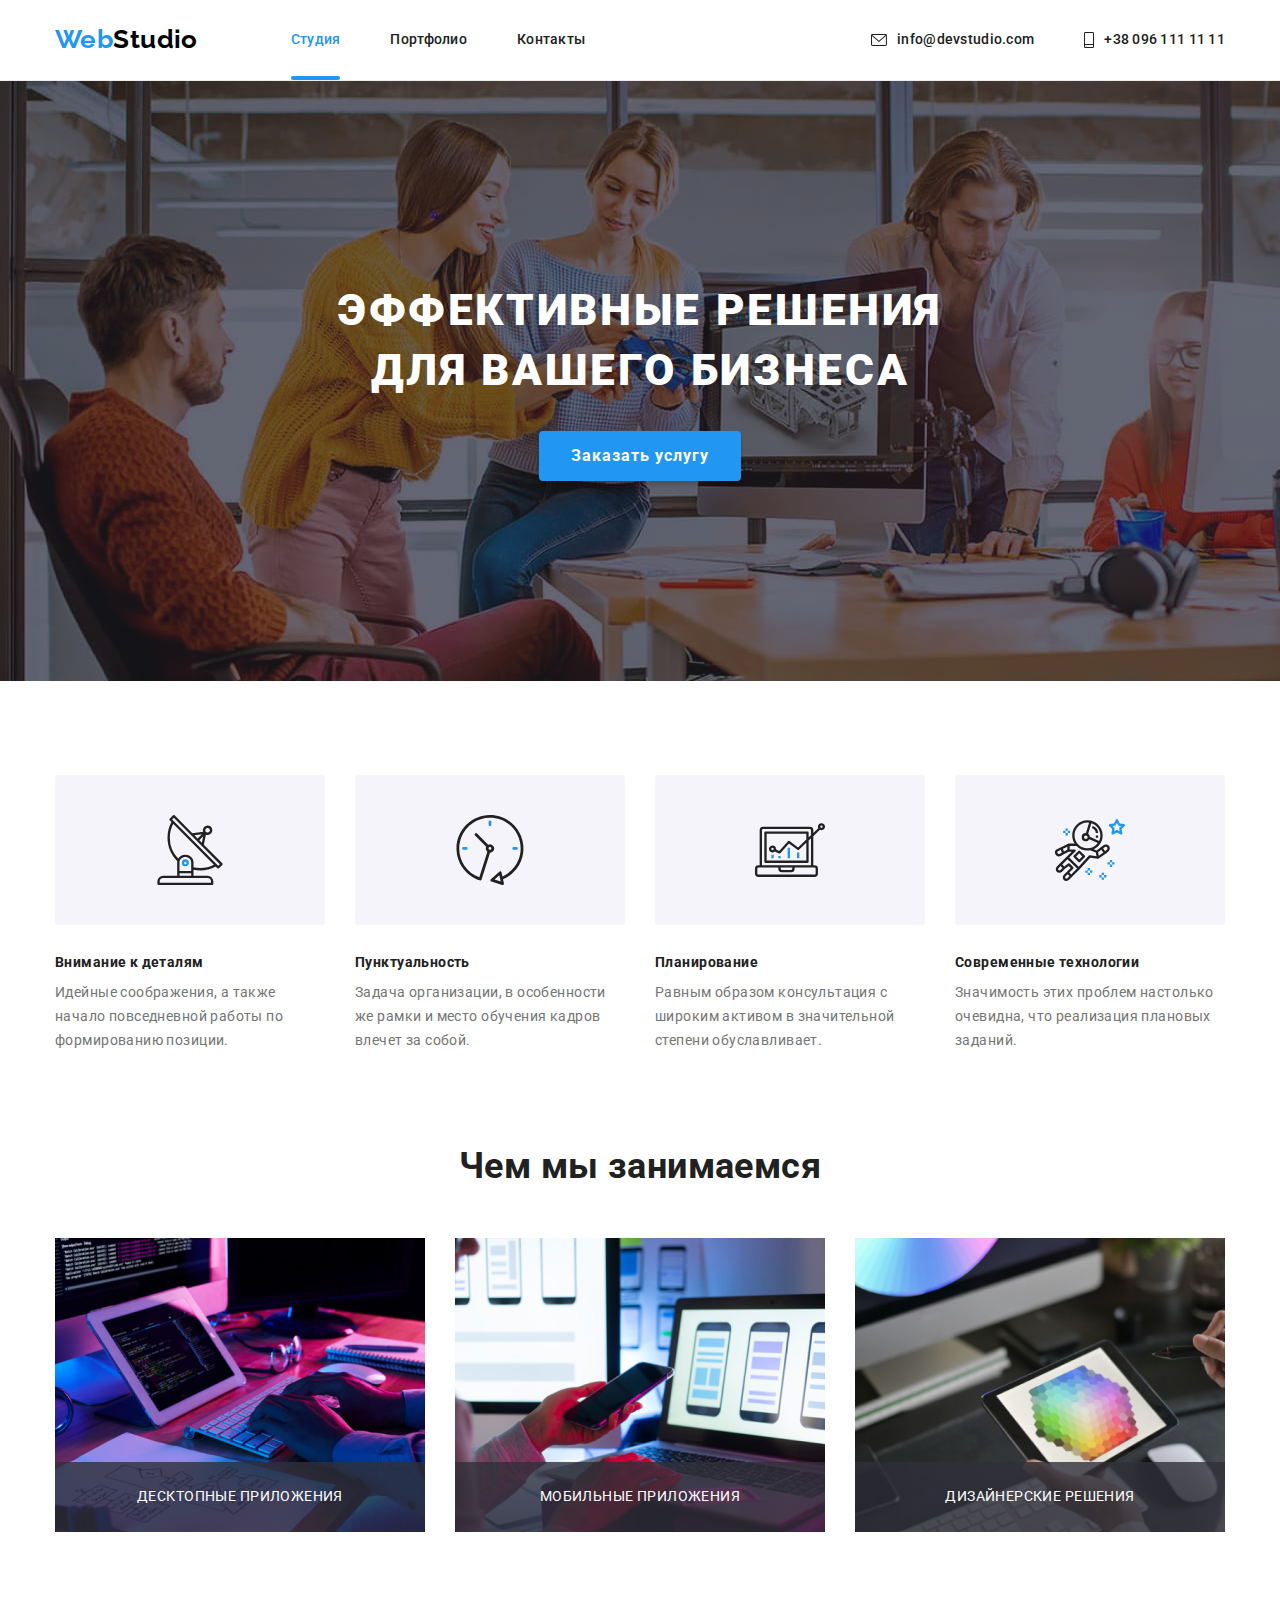
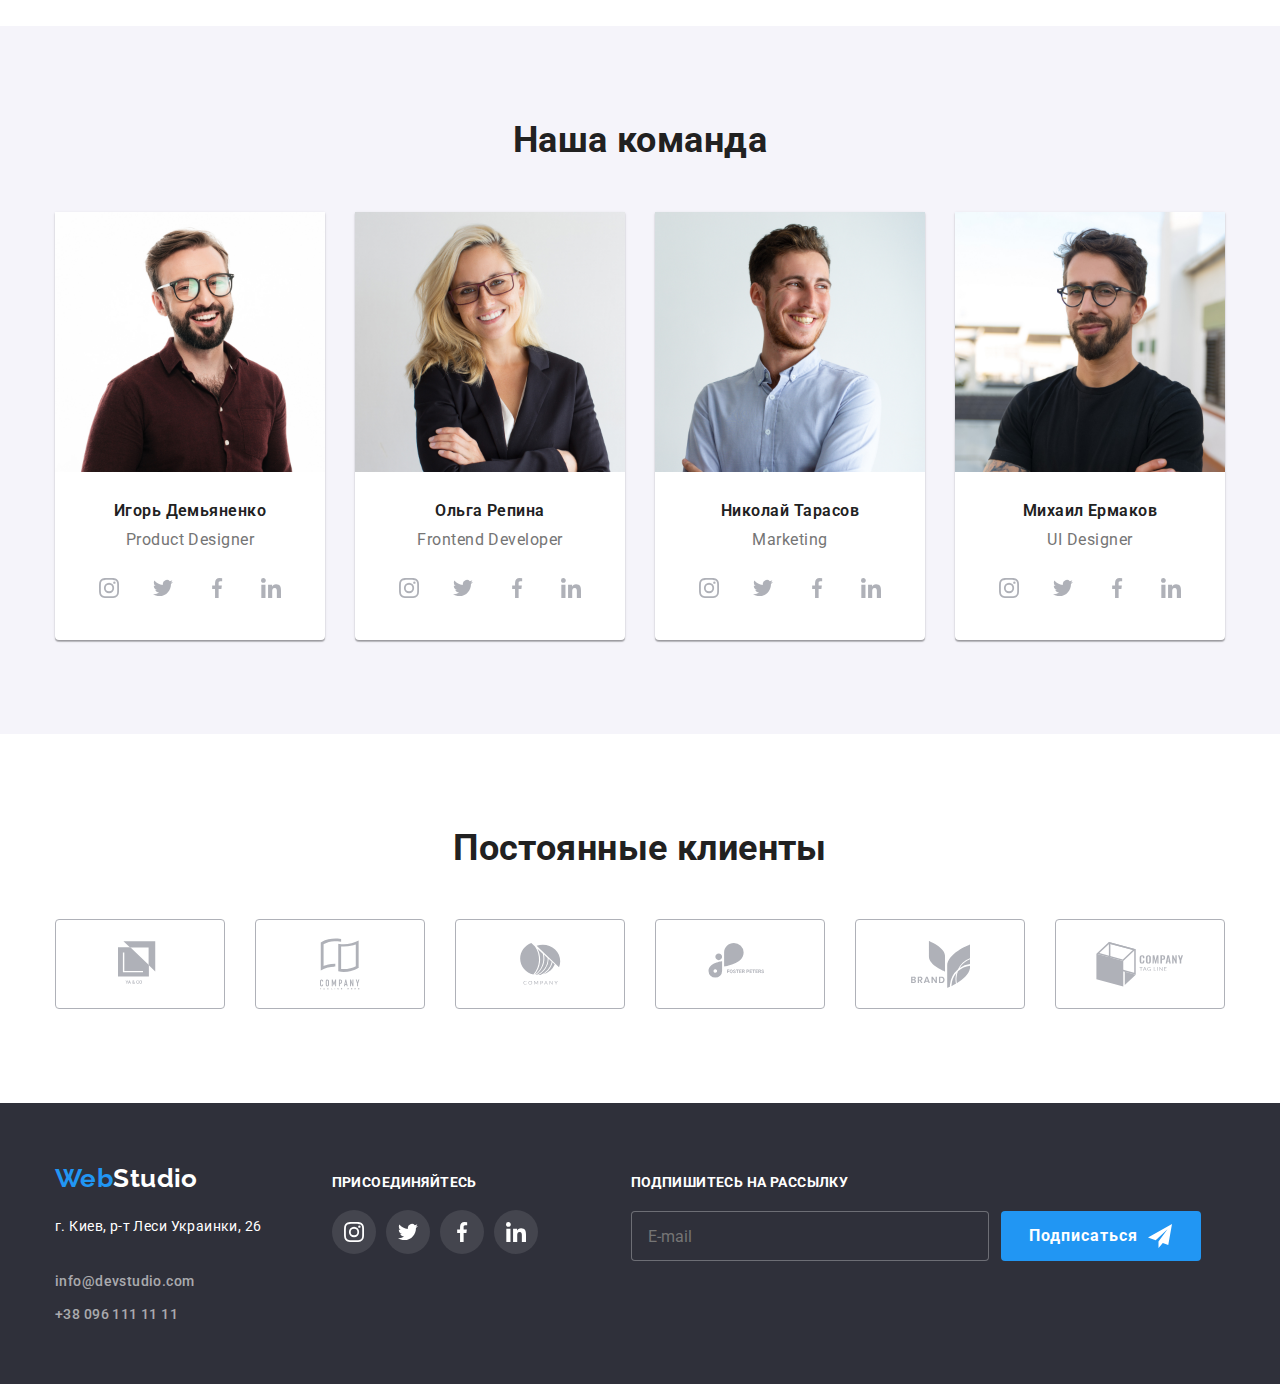
<file: index.html>
<!DOCTYPE html>
<html lang="ru">
  <head>
    <meta charset="UTF-8" />
    <meta name="viewport" content="width=device-width, initial-scale=1.0" />
    <title>WepStudio</title>
    <link rel="preconnect" href="https://fonts.gstatic.com" />
    <link
      href="https://fonts.googleapis.com/css2?family=Raleway:wght@700&family=Roboto:wght@400;700;900&display=swap"
      rel="stylesheet"
    />
    <link rel="stylesheet" href="./css/modern-normalize.css" />
    <link rel="stylesheet" href="./css/main.css" />
  </head>
  <body>
    <!-- Шапка сайта -->
    <header class="page__header">
      <!-- ===CONTAINER=== -->
      <div class="container page__header__container">
        <nav class="header__nav">
          <a href="./index.html" class="logo"
            ><span class="logo-web">Web</span>Studio</a
          >

          <ul class="site__nav">
            <li class="site__nav__item">
              <a href="./index.html" class="site__nav__link current">Студия</a>
            </li>
            <li class="site__nav__item">
              <a href="./portfolio.html" class="site__nav__link">Портфолио</a>
            </li>
            <li class="site__nav__item">
              <a href="" class="site__nav__link">Контакты</a>
            </li>
          </ul>
        </nav>

        <ul class="site__nav__contacts">
          <li class="site__nav__contacts__item">
            <a href="mailto:info@devstudio.com" class="site__nav__link">
              <svg class="mailto__icon" width="16px" height="12px">
                <use href="./images/icons2.svg#icon-envelope"></use></svg
              >info@devstudio.com</a
            >
          </li>
          <li class="site__nav__contacts__item">
            <a href="tel:+380961111111" class="site__nav__link">
              <svg class="tel__icon" width="10px" height="16px">
                <use href="./images/icons2.svg#icon-smartphone"></use></svg
              >+38 096 111 11 11</a
            >
          </li>
        </ul>
      </div>
    </header>

    <main>
      <!-- Герой -->
      <!-- ===CONTAINER=== -->

      <section class="hero">
        <div class="hero__container">
          <h1 class="hero__title">
            ЭФФЕКТИВНЫЕ РЕШЕНИЯ <br />ДЛЯ ВАШЕГО БИЗНЕСА
          </h1>
          <button class="hero__button" data-modal-open>Заказать услугу</button>
        </div>
      </section>
      <!-- Особенности -->
      <!-- ===CONTAINER=== -->

      <section class="section__feature">
        <div class="container">
          <!-- <h2>Особенности</h2> -->

          <ul class="feature__list">
            <li class="feature__list__item">
              <div class="feature__container__icon">
                <svg class="feature__icon">
                  <use href="./images/icons2.svg#icon-antenna"></use>
                </svg>
              </div>

              <h3 class="section__title__heading">Внимание к деталям</h3>
              <p class="feature__list__text">
                Идейные соображения, а также начало повседневной работы по
                формированию позиции.
              </p>
            </li>
            <li class="feature__list__item">
              <div class="feature__container__icon">
                <svg class="feature__icon">
                  <use href="./images/icons2.svg#icon-clock"></use>
                </svg>
              </div>

              <h3 class="section__title__heading">Пунктуальность</h3>
              <p class="feature__list__text">
                Задача организации, в особенности же рамки и место обучения
                кадров влечет за собой.
              </p>
            </li>
            <li class="feature__list__item">
              <div class="feature__container__icon">
                <svg class="feature__icon">
                  <use href="./images/icons2.svg#icon-diagram"></use>
                </svg>
              </div>

              <h3 class="section__title__heading">Планирование</h3>
              <p class="feature__list__text">
                Равным образом консультация с широким активом в значительной
                степени обуславливает.
              </p>
            </li>
            <li class="feature__list__item">
              <div class="feature__container__icon">
                <svg class="feature__icon">
                  <use href="./images/icons2.svg#icon-astronaut"></use>
                </svg>
              </div>

              <h3 class="section__title__heading">Современные технологии</h3>
              <p class="feature__list__text">
                Значимость этих проблем настолько очевидна, что реализация
                плановых заданий.
              </p>
            </li>
          </ul>
        </div>
      </section>

      <!-- Чем мы занимаемся -->
      <!-- ===CONTAINER=== -->
      <section class="section__direction">
        <div class="container">
          <h3 class="section__direction__heading">Чем мы занимаемся</h3>

          <ul class="direction__card__set">
            <li class="direction__card-set__item">
              <div class="card-set-thumb">
                <img src="./images/box1.png" alt="бокс1" width="370" />
                <p class="card-set-thumb-text">Десктопные приложения</p>
              </div>
            </li>
            <li class="direction__card-set__item">
              <div class="card-set-thumb">
                <img src="./images/box2.png" alt="бокс2" width="370" />
                <p class="card-set-thumb-text">Мобильные приложения</p>
              </div>
            </li>
            <li class="direction__card-set__item">
              <div class="card-set-thumb">
                <img src="./images/box3.png" alt="бокс3" width="370" />
                <p class="card-set-thumb-text">Дизайнерские решения</p>
              </div>
            </li>
          </ul>
        </div>
      </section>

      <!-- Наша команда -->
      <!-- ===CONTAINER=== -->

      <section class="section__command">
        <div class="container section__command__container">
          <h3 class="section__command__heading">Наша команда</h3>

          <ul class="card__group">
            <li class="card__group__item">
              <a href="" class="card__group__link"
                ><img
                  src="./images/member1.jpg"
                  alt="Игорь Демьяненко"
                  width="270"
                />
                <h3 class="card__group__title">Игорь Демьяненко</h3>
                <p class="card__group__text">Product Designer</p>
              </a>
              <div class="social">
                <ul class="social__list">
                  <li class="social__icon">
                    <a href="" class="social__link">
                      <svg class="social-icon" width="20px" height="20px">
                        <use href="./images/icons2.svg#icon-instagram"></use>
                      </svg>
                    </a>
                  </li>
                  <li class="social__icon">
                    <a href="" class="social__link">
                      <svg class="social-icon" width="20px" height="20px">
                        <use href="./images/icons2.svg#icon-twitter"></use>
                      </svg>
                    </a>
                  </li>
                  <li class="social__icon">
                    <a href="" class="social__link">
                      <svg class="social-icon" width="20px" height="20px">
                        <use href="./images/icons2.svg#icon-facebook"></use>
                      </svg>
                    </a>
                  </li>
                  <li class="social__icon">
                    <a href="" class="social__link">
                      <svg class="social-icon" width="20px" height="20px">
                        <use href="./images/icons2.svg#icon-linkedin"></use>
                      </svg>
                    </a>
                  </li>
                </ul>
              </div>
            </li>

            <li class="card__group__item">
              <a href="" class="card__group__link"
                ><img
                  src="./images/member2.jpg"
                  alt="Ольга Репина"
                  width="270"
                />
                <h3 class="card__group__title">Ольга Репина</h3>
                <p class="card__group__text">Frontend Developer</p>
              </a>
              <div class="social">
                <ul class="social__list">
                  <li class="social__link__icon">
                    <a href="" class="social__link">
                      <svg class="social-icon" width="20px" height="20px">
                        <use href="./images/icons2.svg#icon-instagram"></use>
                      </svg>
                    </a>
                  </li>
                  <li class="social__link__icon">
                    <a href="" class="social__link">
                      <svg class="social-icon" width="20px" height="20px">
                        <use href="./images/icons2.svg#icon-twitter"></use>
                      </svg>
                    </a>
                  </li>
                  <li class="social__link__icon">
                    <a href="" class="social__link">
                      <svg class="social-icon" width="20px" height="20px">
                        <use href="./images/icons2.svg#icon-facebook"></use>
                      </svg>
                    </a>
                  </li>
                  <li class="social__link__icon">
                    <a href="" class="social__link">
                      <svg class="social-icon" width="20px" height="20px">
                        <use href="./images/icons2.svg#icon-linkedin"></use>
                      </svg>
                    </a>
                  </li>
                </ul>
              </div>
            </li>

            <li class="card__group__item">
              <a href="" class="card__group__link"
                ><img
                  src="./images/member3.jpg"
                  alt="Николай Тарасов"
                  width="270"
                />
                <h3 class="card__group__title">Николай Тарасов</h3>
                <p class="card__group__text">Marketing</p>
              </a>
              <div class="social">
                <ul class="social__list">
                  <li class="social__link__icon">
                    <a href="" class="social__link">
                      <svg class="social-icon" width="20px" height="20px">
                        <use href="./images/icons2.svg#icon-instagram"></use>
                      </svg>
                    </a>
                  </li>
                  <li class="social__link__icon">
                    <a href="" class="social__link">
                      <svg class="social-icon" width="20px" height="20px">
                        <use href="./images/icons2.svg#icon-twitter"></use>
                      </svg>
                    </a>
                  </li>
                  <li class="social__link__icon">
                    <a href="" class="social__link">
                      <svg class="social-icon" width="20px" height="20px">
                        <use href="./images/icons2.svg#icon-facebook"></use>
                      </svg>
                    </a>
                  </li>
                  <li class="social__link__icon">
                    <a href="" class="social__link">
                      <svg class="social-icon" width="20px" height="20px">
                        <use href="./images/icons2.svg#icon-linkedin"></use>
                      </svg>
                    </a>
                  </li>
                </ul>
              </div>
            </li>
            <li class="card__group__item">
              <a href="" class="card__group__link"
                ><img
                  src="./images/member4.jpg"
                  alt="Михаил Ермаков"
                  width="270"
                />
                <h3 class="card__group__title">Михаил Ермаков</h3>
                <p class="card__group__text">UI Designer</p>
              </a>
              <div class="social">
                <ul class="social__list">
                  <li class="social__link__icon">
                    <a href="" class="social__link">
                      <svg class="social-icon" width="20px" height="20px">
                        <use href="./images/icons2.svg#icon-instagram"></use>
                      </svg>
                    </a>
                  </li>
                  <li class="social__link__icon">
                    <a href="" class="social__link">
                      <svg class="social-icon" width="20px" height="20px">
                        <use href="./images/icons2.svg#icon-twitter"></use>
                      </svg>
                    </a>
                  </li>
                  <li class="social__link__icon">
                    <a href="" class="social__link">
                      <svg class="social-icon" width="20px" height="20px">
                        <use href="./images/icons2.svg#icon-facebook"></use>
                      </svg>
                    </a>
                  </li>
                  <li class="social__link__icon">
                    <a href="" class="social__link">
                      <svg class="social-icon" width="20px" height="20px">
                        <use href="./images/icons2.svg#icon-linkedin"></use>
                      </svg>
                    </a>
                  </li>
                </ul>
              </div>
            </li>
          </ul>
        </div>
      </section>

      <!-- Постоянные клиенты -->

      <section class="container">
        <div class="client__container">
          <h2 class="client__title">Постоянные клиенты</h2>

          <ul class="client__list">
            <li class="client__list__item">
              <a href="" class="client__link">
                <svg class="client-icon" width="44" height="50">
                  <use href="./images/icons2.svg#icon-logo1"></use>
                </svg>
              </a>
            </li>
            <li class="client__list__item">
              <a href="" class="client__link">
                <svg class="client-icon" width="40" height="52">
                  <use href="./images/icons2.svg#icon-logo2"></use>
                </svg>
              </a>
            </li>
            <li class="client__list__item">
              <a href="" class="client__link">
                <svg class="client-icon" width="41" height="42">
                  <use href="./images/icons2.svg#icon-logo3"></use>
                </svg>
              </a>
            </li>
            <li class="client__list__item">
              <a href="" class="client__link">
                <svg class="client-icon" width="80" height="42">
                  <use href="./images/icons2.svg#icon-logo4"></use>
                </svg>
              </a>
            </li>
            <li class="client__list__item">
              <a href="" class="client__link">
                <svg class="client-icon" width="59" height="47">
                  <use href="./images/icons2.svg#icon-logo5"></use>
                </svg>
              </a>
            </li>
            <li class="client__list__item">
              <a href="" class="client__link">
                <svg class="client-icon" width="88" height="45">
                  <use href="./images/icons2.svg#icon-logo6"></use>
                </svg>
              </a>
            </li>
          </ul>
        </div>
      </section>
    </main>

    <!-- Футер -->
    <!-- ===CONTAINER=== -->

    <footer class="footer">
      <div class="container footer__container">
        <div class="footer__adress__container">
          <a href="./index.html" class="footer__logo"
            ><span class="logo-web">Web</span>Studio</a
          >

          <address id="contacts" class="contacts__adress">
            г. Киев, р-т Леси Украинки, 26 <br />
          </address>

          <address class="contacts__adress">
            <ul class="footer__contacts">
              <li class="footer__contacts__item">
                <a
                  href="mailto:info@devstudio.com"
                  class="footer__contacts__link"
                  >info@devstudio.com</a
                >
              </li>
              <li class="footer__contacts__item">
                <a href="tel:+380961111111" class="footer__contacts__link"
                  >+38 096 111 11 11</a
                >
              </li>
            </ul>
          </address>
        </div>

        <!-- Присоединяйтесь -->

        <div class="footer__social">
          <h2 class="footer__social__title">присоединяйтесь</h2>

          <!-- Соц сети -->
          <div>
            <ul class="footer__social__group">
              <li class="footer__social__list">
                <a href="" class="footer__social__link">
                  <svg class="footer__social__icon" width="20px" height="20px">
                    <use href="./images/icons2.svg#icon-instagram"></use>
                  </svg>
                </a>
              </li>
              <li class="footer__social__list">
                <a href="" class="footer__social__link">
                  <svg class="footer__social__icon" width="20px" height="20px">
                    <use href="./images/icons2.svg#icon-twitter"></use>
                  </svg>
                </a>
              </li>
              <li class="footer__social__list">
                <a href="" class="footer__social__link">
                  <svg class="footer__social__icon" width="20px" height="20px">
                    <use href="./images/icons2.svg#icon-facebook"></use>
                  </svg>
                </a>
              </li>
              <li class="footer__social__list">
                <a href="" class="footer__social__link">
                  <svg class="footer__social__icon" width="20px" height="20px">
                    <use href="./images/icons2.svg#icon-linkedin"></use>
                  </svg>
                </a>
              </li>
            </ul>
          </div>
        </div>

        <!-- ---Mailing--- -->
        <div class="mailing__container">
          <p class="mailing__text">Подпишитесь на рассылку</p>
          <form class="mailing__form">
            <label class="mailing__label">
              <input
                class="mailing__input"
                type="email"
                name="email"
                placeholder="E-mail"
              />
            </label>
            <button class="subscribe__btn" type="submit">
              Подписаться
              <svg class="send__icon" width="24" height="24">
                <use href="../images/icons2.svg#icon-send"></use>
              </svg>
            </button>
          </form>
        </div>
      </div>
    </footer>

    <!-- ====Модельное Окно=== -->

    <div class="backdrop is-hidden" data-modal>
      <div class="modal">
        <p class="modal__text">Оставьте свои данные, мы вам перезвоним</p>
        <form class="modal__form">
          <label for="username" class="modal__label">Имя</label>
          <div class="input__wraper">
            <input
              type="text"
              name="username"
              id="username"
              class="modal__input"
            />
            <svg class="input__icon" width="18" height="18">
              <use href="./images/icons2.svg#icon-person-black"></use>
            </svg>
          </div>

          <label for="tel" class="modal__label">Телефон</label>
          <div class="input__wraper">
            <input type="tel" name="tel" id="tel" class="modal__input" />
            <svg class="input__icon" width="18" height="18">
              <use href="./images/icons2.svg#icon-phone-black"></use>
            </svg>
          </div>
          <label for="email" class="modal__label">Почта</label>
          <div class="input__wraper">
            <input type="email" name="email" id="email" class="modal__input" />
            <svg class="input__icon" width="18" height="18">
              <use href="./images/icons2.svg#icon-email-black"></use>
            </svg>
          </div>
          <label class="modal__label">
            Комментарий

            <textarea
              name="feedback"
              rows="10"
              placeholder="Введите текст"
              class="modal__input feedback"
            ></textarea>
          </label>
        </form>

        <form class="checkbox">
          <label class="checkbox__label">
            <input class="checkbox__input" type="checkbox" />
            <span class="checkbox__text"
              >Соглашаюсь с рассылкой и принимаю
              <a class="checkbox__link" href="#">Условия договора</a>
            </span>
            <svg class="check__icon" width="16" height="15">
              <use href="./images/icons2.svg#icon-check"></use>
            </svg>
            <svg class="uncheck__icon" width="16" height="15">
              <use href="./images/icons2.svg#icon-uncheck"></use>
            </svg>
          </label>
        </form>

        <button class="modal__btn" type="submit">Отправить</button>

        <button class="modal__close" data-modal-close>
          <svg class="close__icon" width="18px" height="18px">
            <use href="./images/icons2.svg#icon-close"></use>
          </svg>
        </button>
      </div>
    </div>
    <script src="./js/modal.js"></script>
  </body>
</html>
</file>
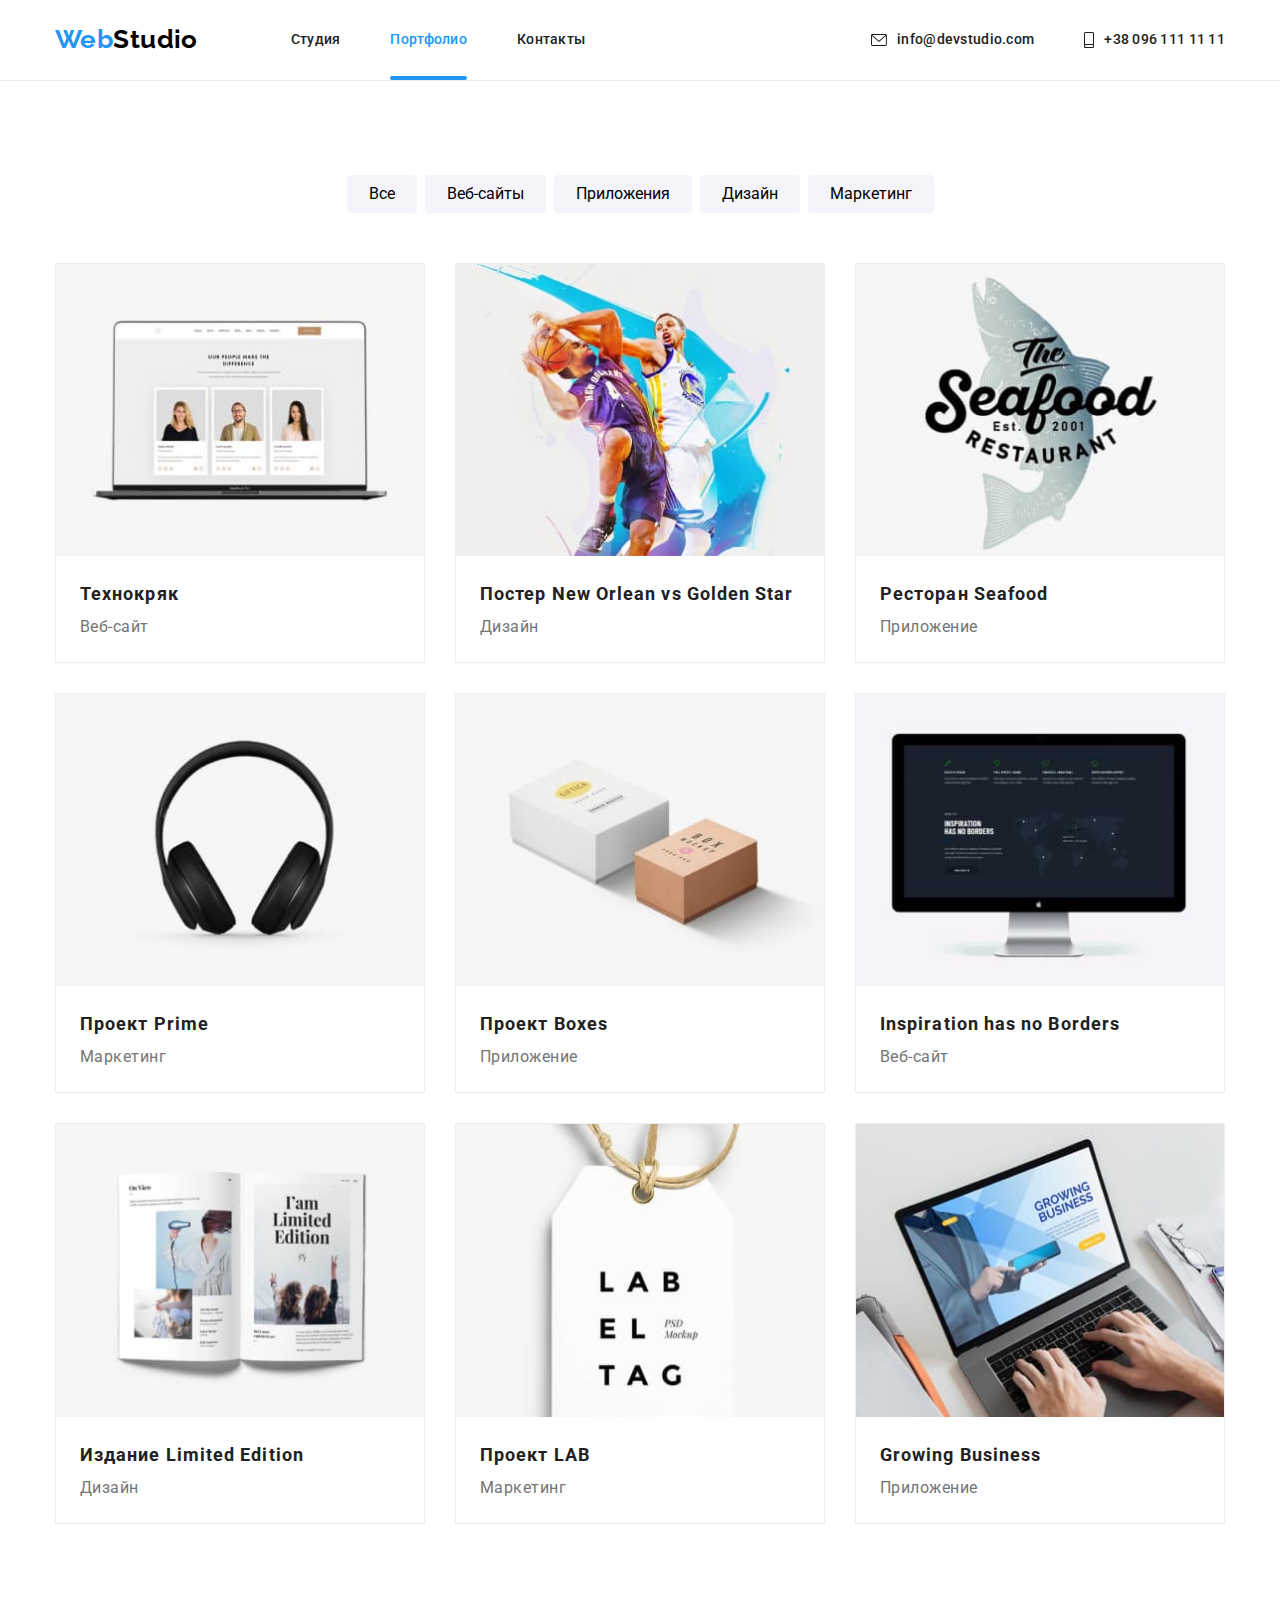
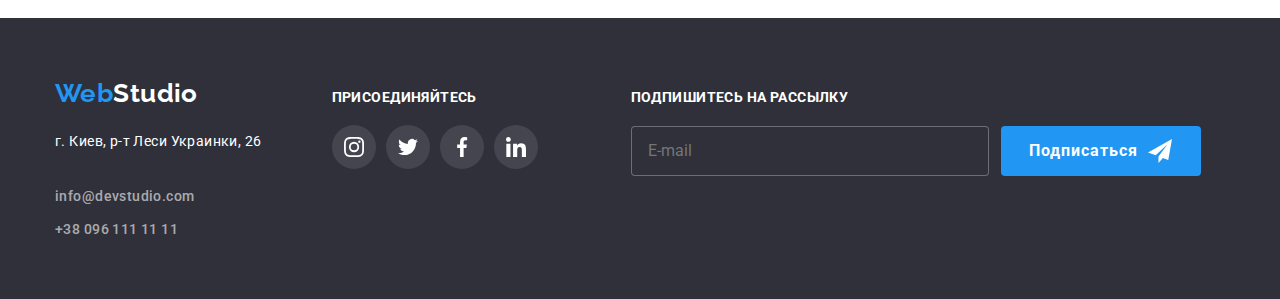
<file: portfolio.html>
<!DOCTYPE html>
<html lang="ru">
  <head>
    <meta charset="UTF-8" />
    <meta name="viewport" content="width=device-width, initial-scale=1.0" />
    <title>WepStudio</title>
    <link rel="preconnect" href="https://fonts.gstatic.com" />
    <link
      href="https://fonts.googleapis.com/css2?family=Raleway:wght@700&family=Roboto:wght@400;700;900&display=swap"
      rel="stylesheet"
    />
    <link rel="stylesheet" href="./css/modern-normalize.css" />
    <link rel="stylesheet" href="./css/portfolio.css" />
  </head>
  <body>
    <!-- Шапка сайта -->
    <header class="page__header">
      <!-- ===CONTAINER=== -->
      <div class="container page__header__container">
        <nav class="header__nav">
          <a href="./index.html" class="logo"
            ><span class="logo-web">Web</span>Studio</a
          >

          <ul class="site__nav">
            <li class="site__nav__item">
              <a href="./index.html" class="site__nav__link">Студия</a>
            </li>
            <li class="site__nav__item">
              <a href="./portfolio.html" class="site__nav__link current"
                >Портфолио</a
              >
            </li>
            <li class="site__nav__item">
              <a href="" class="site__nav__link">Контакты</a>
            </li>
          </ul>
        </nav>

        <ul class="site__nav__contacts">
          <li class="site__nav__contacts__item">
            <a href="mailto:info@devstudio.com" class="site__nav__link">
              <svg class="mailto__icon" width="16px" height="12px">
                <use href="./images/icons2.svg#icon-envelope"></use></svg
              >info@devstudio.com</a
            >
          </li>
          <li class="site__nav__contacts__item">
            <a href="tel:+380961111111" class="site__nav__link">
              <svg class="tel__icon" width="10px" height="16px">
                <use href="./images/icons2.svg#icon-smartphone"></use></svg
              >+38 096 111 11 11</a
            >
          </li>
        </ul>
      </div>
    </header>

    <main>
      <!-- Портфолио   -->
      <div class="container">
        <section class="projects__section">
          <!-- <h1>Фильтр кнопки</h1> -->
          <ul class="projects__btn">
            <li class="projects__btn__item">
              <button type="button" class="btn__filter">Все</button>
            </li>
            <li class="projects__btn__item">
              <button type="button" class="btn__filter">Веб-сайты</button>
            </li>
            <li class="projects__btn__item">
              <button type="button" class="btn__filter">Приложения</button>
            </li>
            <li class="projects__btn__item">
              <button type="button" class="btn__filter">Дизайн</button>
            </li>
            <li class="projects__btn__item">
              <button type="button" class="btn__filter">Маркетинг</button>
            </li>
          </ul>

          <!-- Карточки работ  -->

          <ul class="card__work">
            <li class="card__work__item">
              <div class="card__work__thumb">
                <a class="work__thumb__link" href="">
                  <div class="work__thumb__card">
                    <img
                      src="./images/example of work1.jpg"
                      alt="Технокряк"
                      width="370"
                    />
                    <div class="work__thumb__overlay">
                      <!-- Text overlay -->
                      <p class="work__thumb__text__overlay">
                        Технокряк это современная площадка распространения
                        коронавируса. Компании используют эту платформу для
                        цифрового шпионажа и атак на защищённые сервера
                        конкурентов.
                      </p>
                      <!-- </div> -->
                    </div>
                  </div>
                  <div class="card__work__section">
                    <h2 class="card__work__section__title">Технокряк</h2>
                    <p class="card__work__section__text">Веб-сайт</p>
                  </div>
                </a>
              </div>
            </li>
            <li class="card__work__item">
              <div class="card__work__thumb">
                <a class="work__thumb__link" href="">
                  <div class="work__thumb__card">
                    <img
                      src="./images/example of work2.jpg"
                      alt="Постер New Orlean vs Golden Star"
                      width="370"
                    />
                    <div class="work__thumb__overlay">
                      <!--  Text overlay -->
                      <p class="work__thumb__text__overlay">
                        Технокряк это современная площадка распространения
                        коронавируса. Компании используют эту платформу для
                        цифрового шпионажа и атак на защищённые сервера
                        конкурентов.
                      </p>
                      <!-- </div> -->
                    </div>
                  </div>
                  <div class="card__work__section">
                    <h2 class="card__work__section__title">
                      Постер New Orlean vs Golden Star
                    </h2>
                    <p class="card__work__section__text">Дизайн</p>
                  </div>
                </a>
              </div>
            </li>
            <li class="card__work__item">
              <div class="card__work__thumb">
                <a class="work__thumb__link" href="">
                  <div class="work__thumb__card">
                    <img
                      src="./images/example of work3.jpg"
                      alt="Ресторан Seafood"
                      width="370"
                    />
                    <div class="work__thumb__overlay">
                      <!-- Text overlay -->
                      <p class="work__thumb__text__overlay">
                        Технокряк это современная площадка распространения
                        коронавируса. Компании используют эту платформу для
                        цифрового шпионажа и атак на защищённые сервера
                        конкурентов.
                      </p>
                      <!-- </div> -->
                    </div>
                  </div>
                  <div class="card__work__section">
                    <h2 class="card__work__section__title">Ресторан Seafood</h2>
                    <p class="card__work__section__text">Приложение</p>
                  </div>
                </a>
              </div>
            </li>
            <li class="card__work__item">
              <div class="card__work__thumb">
                <a class="work__thumb__link" href="">
                  <div class="work__thumb__card">
                    <img
                      src="./images/example of work4.jpg"
                      alt="Проект Prime"
                      width="370"
                    />
                    <div class="work__thumb__overlay">
                      <!-- text-overlay -->
                      <p class="work__thumb__text__overlay">
                        Технокряк это современная площадка распространения
                        коронавируса. Компании используют эту платформу для
                        цифрового шпионажа и атак на защищённые сервера
                        конкурентов.
                      </p>
                      <!-- </div> -->
                    </div>
                  </div>
                  <div class="card__work__section">
                    <h2 class="card__work__section__title">Проект Prime</h2>
                    <p class="card__work__section__text">Маркетинг</p>
                  </div>
                </a>
              </div>
            </li>
            <li class="card__work__item">
              <div class="card__work__thumb">
                <a class="work__thumb__link" href="">
                  <div class="work__thumb__card">
                    <img
                      src="./images/example of work5.jpg"
                      alt="Проект Boxes"
                      width="370"
                    />
                    <div class="work__thumb__overlay">
                      <!-- text-overlay -->
                      <p class="work__thumb__text__overlay">
                        Технокряк это современная площадка распространения
                        коронавируса. Компании используют эту платформу для
                        цифрового шпионажа и атак на защищённые сервера
                        конкурентов.
                      </p>
                      <!-- </div> -->
                    </div>
                  </div>
                  <div class="card__work__section">
                    <h2 class="card__work__section__title">Проект Boxes</h2>
                    <p class="card__work__section__text">Приложение</p>
                  </div>
                </a>
              </div>
            </li>
            <li class="card__work__item">
              <div class="card__work__thumb">
                <a class="work__thumb__link" href="">
                  <div class="work__thumb__card">
                    <img
                      src="./images/example of work6.jpg"
                      alt="Inspiration has no Borders"
                      width="370"
                    />
                    <div class="work__thumb__overlay">
                      <!--text-overlay -->
                      <p class="work__thumb__text__overlay">
                        Технокряк это современная площадка распространения
                        коронавируса. Компании используют эту платформу для
                        цифрового шпионажа и атак на защищённые сервера
                        конкурентов.
                      </p>
                      <!-- </div> -->
                    </div>
                  </div>
                  <div class="card__work__section">
                    <h2 class="card__work__section__title">
                      Inspiration has no Borders
                    </h2>
                    <p class="card__work__section__text">Веб-сайт</p>
                  </div>
                </a>
              </div>
            </li>
            <li class="card__work__item">
              <div class="card__work__thumb">
                <a class="work__thumb__link" href="">
                  <div class="work__thumb__card">
                    <img
                      src="./images/example of work7.jpg"
                      alt="Издание Limited Edition"
                      width="370"
                    />
                    <div class="work__thumb__overlay">
                      <!--text-overlay -->
                      <p class="work__thumb__text__overlay">
                        Технокряк это современная площадка распространения
                        коронавируса. Компании используют эту платформу для
                        цифрового шпионажа и атак на защищённые сервера
                        конкурентов.
                      </p>
                      <!-- </div> -->
                    </div>
                  </div>
                  <div class="card__work__section">
                    <h2 class="card__work__section__title">
                      Издание Limited Edition
                    </h2>
                    <p class="card__work__section__text">Дизайн</p>
                  </div>
                </a>
              </div>
            </li>
            <li class="card__work__item">
              <div class="card__work__thumb">
                <a class="work__thumb__link" href="">
                  <div class="work__thumb__card">
                    <img
                      src="./images/example of work8.jpg"
                      alt="Проект LAB"
                      width="370"
                    />
                    <div class="work__thumb__overlay">
                      <!--text-overlay -->
                      <p class="work__thumb__text__overlay">
                        Технокряк это современная площадка распространения
                        коронавируса. Компании используют эту платформу для
                        цифрового шпионажа и атак на защищённые сервера
                        конкурентов.
                      </p>
                      <!-- </div> -->
                    </div>
                  </div>
                  <div class="card__work__section">
                    <h2 class="card__work__section__title">Проект LAB</h2>
                    <p class="card__work__section__text">Маркетинг</p>
                  </div>
                </a>
              </div>
            </li>
            <li class="card__work__item">
              <div class="card__work__thumb">
                <a class="work__thumb__link" href="">
                  <div class="work__thumb__card">
                    <img
                      src="./images/example of work9.jpg"
                      alt="Growing Business"
                      width="370"
                    />
                    <div class="work__thumb__overlay">
                      <!--text__overlay -->
                      <p class="work__thumb__text__overlay">
                        Технокряк это современная площадка распространения
                        коронавируса. Компании используют эту платформу для
                        цифрового шпионажа и атак на защищённые сервера
                        конкурентов.
                      </p>
                      <!-- </div> -->
                    </div>
                  </div>
                  <div class="card__work__section">
                    <h2 class="card__work__section__title">Growing Business</h2>
                    <p class="card__work__section__text">Приложение</p>
                  </div>
                </a>
              </div>
            </li>
          </ul>
        </section>
      </div>
    </main>
    <!-- Футер -->
    <!-- ===CONTAINER=== -->

    <!-- Футер -->
    <!-- ===CONTAINER=== -->

    <footer class="footer">
      <div class="container footer__container">
        <div class="footer__adress__container">
          <a href="./index.html" class="footer__logo"
            ><span class="logo-web">Web</span>Studio</a
          >

          <address id="contacts" class="contacts__adress">
            г. Киев, р-т Леси Украинки, 26 <br />
          </address>

          <address class="contacts__adress">
            <ul class="footer__contacts">
              <li class="footer__contacts__item">
                <a
                  href="mailto:info@devstudio.com"
                  class="footer__contacts__link"
                  >info@devstudio.com</a
                >
              </li>
              <li class="footer__contacts__item">
                <a href="tel:+380961111111" class="footer__contacts__link"
                  >+38 096 111 11 11</a
                >
              </li>
            </ul>
          </address>
        </div>

        <!-- Присоединяйтесь -->

        <div class="footer__social">
          <h2 class="footer__social__title">присоединяйтесь</h2>

          <!-- Соц сети -->
          <div>
            <ul class="footer__social__group">
              <li class="footer__social__list">
                <a href="" class="footer__social__link">
                  <svg class="footer__social__icon" width="20px" height="20px">
                    <use href="./images/icons2.svg#icon-instagram"></use>
                  </svg>
                </a>
              </li>
              <li class="footer__social__list">
                <a href="" class="footer__social__link">
                  <svg class="footer__social__icon" width="20px" height="20px">
                    <use href="./images/icons2.svg#icon-twitter"></use>
                  </svg>
                </a>
              </li>
              <li class="footer__social__list">
                <a href="" class="footer__social__link">
                  <svg class="footer__social__icon" width="20px" height="20px">
                    <use href="./images/icons2.svg#icon-facebook"></use>
                  </svg>
                </a>
              </li>
              <li class="footer__social__list">
                <a href="" class="footer__social__link">
                  <svg class="footer__social__icon" width="20px" height="20px">
                    <use href="./images/icons2.svg#icon-linkedin"></use>
                  </svg>
                </a>
              </li>
            </ul>
          </div>
        </div>

        <!-- ---Mailing--- -->
        <div class="mailing__container">
          <p class="mailing__text">Подпишитесь на рассылку</p>
          <form class="mailing__form">
            <label class="mailing__label">
              <input
                class="mailing__input"
                type="email"
                name="email"
                placeholder="E-mail"
              />
            </label>
            <button class="subscribe__btn" type="submit">
              Подписаться
              <svg class="send__icon" width="24" height="24">
                <use href="../images/icons2.svg#icon-send"></use>
              </svg>
            </button>
          </form>
        </div>
      </div>
    </footer>
  </body>
</html>
</file>
<file: css/main.css>
@charset "UTF-8";
*,
*::before,
*::after {
  -webkit-box-sizing: border-box;
          box-sizing: border-box;
}

h1,
h2,
h3,
h4,
h5,
h6,
p {
  margin-top: 0;
  margin-bottom: 0;
  color: var(--primary-text-color);
}

img {
  display: block;
  max-width: 100%;
  height: auto;
}

ul {
  padding: 0;
  margin: 0;
  list-style: none;
}

body {
  background-color: var(--white-color);
  color: var(--primary-text-color);
  font-family: Roboto, sans-serif;
  font-size: 14px;
  line-height: 1.7;
  letter-spacing: 0.03em;
}

.container {
  width: 1200px;
  margin: 0 auto;
  padding: 0 15px;
}

/* основной цвет текста #757575 */
/* вторичный цвет текста #212121 */
:root {
  --primary-text-color: #757575;
  --tittle-text-color-black: #212121;
  --white-color: #ffffff;
  --blue-color: #2196f3;
}

.logo {
  color: #000000;
  font-family: Raleway, sans-serif;
  font-weight: bold;
  font-size: 26px;
  line-height: 1.19;
  text-decoration: none;
  padding-top: 24px;
  padding-bottom: 25px;
}

.logo-web {
  color: var(--blue-color);
}

.page__header {
  border-bottom: 1px solid #ececec;
}

.page__header__container {
  display: -webkit-box;
  display: -ms-flexbox;
  display: flex;
  -webkit-box-align: center;
      -ms-flex-align: center;
          align-items: center;
  margin-bottom: 0;
  -webkit-box-pack: justify;
      -ms-flex-pack: justify;
          justify-content: space-between;
}

.header__nav {
  display: -webkit-box;
  display: -ms-flexbox;
  display: flex;
  -webkit-box-align: center;
      -ms-flex-align: center;
          align-items: center;
}

/* Site nav */
.site__nav {
  display: -webkit-box;
  display: -ms-flexbox;
  display: flex;
  margin-left: 93px;
}

.site__nav .site__nav__item:not(:last-child) {
  margin-right: 50px;
}

.site__nav .site__nav__link {
  padding-top: 32px;
  padding-bottom: 32px;
  position: relative;
}

.site__nav .site__nav__link:hover,
.site__nav .site__nav__link:focus {
  color: var(--blue-color);
  -webkit-transition: color 250ms cubic-bezier(0.4, 0, 0.2, 1);
  transition: color 250ms cubic-bezier(0.4, 0, 0.2, 1);
}

.site__nav .site__nav__link {
  color: var(--tittle-text-color-black);
  font-weight: 500;
  font-size: 14px;
  line-height: 1.14;
  letter-spacing: 0.02em;
  text-decoration: none;
}

.site__nav .site__nav__link.current::after {
  position: absolute;
  bottom: 0;
  content: '';
  display: block;
  width: 100%;
  height: 4px;
  margin-top: 28px;
  background-color: var(--blue-color);
  border-radius: 2px;
}

.site__nav .site__nav__link.current {
  color: var(--blue-color);
  position: relative;
}

.site__nav__item .site__nav__link {
  display: -webkit-box;
  display: -ms-flexbox;
  display: flex;
  -webkit-box-align: center;
      -ms-flex-align: center;
          align-items: center;
}

.site__nav__link {
  display: -webkit-box;
  display: -ms-flexbox;
  display: flex;
  -webkit-box-align: center;
      -ms-flex-align: center;
          align-items: center;
  color: var(--tittle-text-color-black);
  font-weight: 500;
  font-size: 14px;
  line-height: 1.14;
  letter-spacing: 0.02em;
  text-decoration: none;
}

.site__nav__contacts {
  display: -webkit-box;
  display: -ms-flexbox;
  display: flex;
  -webkit-box-align: center;
      -ms-flex-align: center;
          align-items: center;
  color: var(--tittle-text-color-black);
  font-weight: 500;
  font-size: 14px;
  line-height: 1.14;
  letter-spacing: 0.02em;
  text-decoration: none;
}

.site__nav__contacts .site__nav__contacts__item:not(:last-child) {
  margin-right: 50px;
}

.site__nav__contacts .site__nav__link:hover,
.site__nav__contacts .site__nav__link:focus {
  color: var(--blue-color);
  -webkit-transition: color 250ms cubic-bezier(0.4, 0, 0.2, 1);
  transition: color 250ms cubic-bezier(0.4, 0, 0.2, 1);
}

.mailto__icon,
.tel__icon {
  margin-right: 10px;
  fill: currentColor;
}

.hero {
  background-color: #2f303a;
  background-repeat: no-repeat;
  background-position: center;
}

.hero__container {
  max-width: 1600px;
  min-height: 600px;
  margin-left: auto;
  margin-right: auto;
  text-align: center;
  display: -webkit-box;
  display: -ms-flexbox;
  display: flex;
  -webkit-box-orient: vertical;
  -webkit-box-direction: normal;
      -ms-flex-direction: column;
          flex-direction: column;
  -webkit-box-pack: center;
      -ms-flex-pack: center;
          justify-content: center;
  -webkit-box-align: center;
      -ms-flex-align: center;
          align-items: center;
  background-image: -webkit-gradient(linear, left top, right top, from(rgba(47, 48, 58, 0.4)), to(rgba(47, 48, 58, 0.4))), url("../images/hero.jpg");
  background-image: linear-gradient(to right, rgba(47, 48, 58, 0.4), rgba(47, 48, 58, 0.4)), url("../images/hero.jpg");
}

.hero__title {
  color: var(--white-color);
  font-weight: 900;
  font-size: 44px;
  line-height: 1.36;
  letter-spacing: 0.06em;
  text-align: center;
  margin-top: 200px;
  margin-bottom: 30px;
}

/* Кнопка заказать услугу */
.hero__button {
  display: block;
  margin-bottom: 200px;
  padding: 10px 32px;
  text-decoration: none;
  font-weight: 700;
  color: var(--white-color);
  font-size: 16px;
  line-height: 1.87;
  letter-spacing: 0.06em;
  background-color: var(--blue-color);
  -webkit-box-shadow: 0px 4px 4px rgba(0, 0, 0, 0.15);
          box-shadow: 0px 4px 4px rgba(0, 0, 0, 0.15);
  border-radius: 4px;
  border: none;
  text-align: center;
  cursor: pointer;
}

.section {
  padding-top: 94px;
}

.section__feature {
  padding-top: 94px;
}

.feature__list {
  display: -webkit-box;
  display: -ms-flexbox;
  display: flex;
  -ms-flex-wrap: wrap;
      flex-wrap: wrap;
  margin-left: -30px;
}

.feature__list__item {
  -ms-flex-preferred-size: calc(100% / 4 - 30px);
      flex-basis: calc(100% / 4 - 30px);
  margin-left: 30px;
}

.section__title__heading {
  margin-top: 0;
  margin-bottom: 10px;
  color: var(--tittle-text-color-black);
  font-weight: 700;
  font-size: 14px;
  line-height: 1.14;
  padding-top: 30px;
}

.feature__container__icon {
  display: block;
  -ms-flex-wrap: wrap;
      flex-wrap: wrap;
  background-color: #f5f4fa;
  border-radius: 4px;
}

.feature__icon {
  width: 70px;
  margin: auto;
  display: -webkit-box;
  display: -ms-flexbox;
  display: flex;
}

.feature__list__text {
  margin-top: 0;
  margin-bottom: 0;
  font-weight: 400;
  font-size: 14px;
  line-height: 1.7;
}

.section__direction {
  padding-top: 94px;
}

.section__direction__heading {
  color: var(--tittle-text-color-black);
  font-weight: 700;
  font-size: 36px;
  line-height: 1.16;
  text-align: center;
}

.direction__card__set {
  display: -webkit-box;
  display: -ms-flexbox;
  display: flex;
  -ms-flex-wrap: wrap;
      flex-wrap: wrap;
  padding-bottom: 94px;
  padding-top: 50px;
  margin-left: -30px;
}

.direction__card-set__item {
  -ms-flex-preferred-size: calc(100% / 3 - 30px);
      flex-basis: calc(100% / 3 - 30px);
  margin-left: 30px;
}

.card-set-thumb {
  position: relative;
}

.card-set-thumb-text {
  position: absolute;
  bottom: 0;
  width: 100%;
  height: 70px;
  display: -webkit-box;
  display: -ms-flexbox;
  display: flex;
  -webkit-box-pack: center;
      -ms-flex-pack: center;
          justify-content: center;
  -webkit-box-align: center;
      -ms-flex-align: center;
          align-items: center;
  background-color: rgba(47, 48, 58, 0.8);
  color: var(--white-color);
  font-size: 14px;
  line-height: 1.14;
  text-transform: uppercase;
}

.section__command {
  background-color: #f5f4fa;
}

.section__command__container {
  padding-top: 94px;
}

.section__command__heading {
  color: var(--tittle-text-color-black);
  font-weight: 700;
  font-size: 36px;
  line-height: 1.16;
  text-align: center;
}

.card__group {
  display: -webkit-box;
  display: -ms-flexbox;
  display: flex;
  -ms-flex-wrap: wrap;
      flex-wrap: wrap;
  padding-top: 50px;
  padding-bottom: 94px;
  margin-left: -30px;
}

.card__group__item {
  -ms-flex-preferred-size: calc(100% / 4 - 30px);
      flex-basis: calc(100% / 4 - 30px);
  margin-left: 30px;
}

.card__group__item,
.card__group__link {
  background-color: var(--white-color);
  text-decoration: none;
  -webkit-box-shadow: 0px 1px 3px rgba(0, 0, 0, 0.12), 0px 1px 1px rgba(0, 0, 0, 0.14), 0px 2px 1px rgba(0, 0, 0, 0.2);
          box-shadow: 0px 1px 3px rgba(0, 0, 0, 0.12), 0px 1px 1px rgba(0, 0, 0, 0.14), 0px 2px 1px rgba(0, 0, 0, 0.2);
  border-radius: 0px 0px 4px 4px;
}

.card__group__title {
  color: var(--tittle-text-color-black);
  font-weight: 600;
  font-size: 16px;
  line-height: 1.18;
  letter-spacing: 0.03em;
  padding-top: 30px;
  padding-bottom: 10px;
  text-align: center;
}

.card__group__text {
  color: var(--primary-text-color);
  font-size: 16px;
  line-height: 1.18;
  letter-spacing: 0.03em;
  text-align: center;
}

.social__list {
  display: -webkit-box;
  display: -ms-flexbox;
  display: flex;
  -webkit-box-pack: justify;
      -ms-flex-pack: justify;
          justify-content: space-between;
  text-align: center;
  padding: 16px 32px 30px 32px;
}

.social__link {
  display: -webkit-box;
  display: -ms-flexbox;
  display: flex;
  -webkit-box-align: center;
      -ms-flex-align: center;
          align-items: center;
  -webkit-box-pack: center;
      -ms-flex-pack: center;
          justify-content: center;
  border-radius: 50%;
  width: 44px;
  height: 44px;
  fill: #afb1b8;
}

.social__link:hover, .social__link:focus {
  background-color: var(--blue-color);
  fill: var(--white-color);
}

.client__container {
  padding-top: 94px;
  padding-bottom: 94px;
}

.client__title {
  color: var(--tittle-text-color-black);
  font-weight: 700;
  font-size: 36px;
  line-height: 1.16;
  text-align: center;
}

.client__list {
  display: -webkit-box;
  display: -ms-flexbox;
  display: flex;
  -webkit-box-align: center;
      -ms-flex-align: center;
          align-items: center;
  margin-top: 50px;
}

.client__list__item {
  height: 90px;
  width: 170px;
}

.client__list__item:not(:first-child) {
  margin-left: 30px;
}

.client__link {
  display: -webkit-box;
  display: -ms-flexbox;
  display: flex;
  -webkit-box-align: center;
      -ms-flex-align: center;
          align-items: center;
  -webkit-box-pack: center;
      -ms-flex-pack: center;
          justify-content: center;
  width: 100%;
  height: 100%;
  border: 1px solid #afb1b8;
  border-radius: 4px;
  fill: #afb1b8;
}

.client__link:hover, .client__link:focus {
  border: 1px solid var(--blue-color);
  border-radius: 4px;
  fill: var(--blue-color);
  -webkit-transition: fill 250ms cubic-bezier(0.4, 0, 0.2, 1), border 250ms cubic-bezier(0.4, 0, 0.2, 1), border-radius 250ms cubic-bezier(0.4, 0, 0.2, 1);
  transition: fill 250ms cubic-bezier(0.4, 0, 0.2, 1), border 250ms cubic-bezier(0.4, 0, 0.2, 1), border-radius 250ms cubic-bezier(0.4, 0, 0.2, 1);
}

.projects__section {
  padding-top: 94px;
  padding-bottom: 94px;
}

/* Кнопки фильтров */
.projects__btn {
  display: -webkit-box;
  display: -ms-flexbox;
  display: flex;
  -webkit-box-align: center;
      -ms-flex-align: center;
          align-items: center;
  -webkit-box-pack: center;
      -ms-flex-pack: center;
          justify-content: center;
  margin-bottom: 50px;
}

.projects__btn__item:not(:last-child) {
  margin-right: 8px;
}

.btn__filter {
  border: none;
  padding: 6px 22px;
  font-size: 16px;
  line-height: 1.6;
  text-align: center;
  border-radius: 4px;
  background: #f5f4fa;
}

.btn__filter:hover, .btn__filter:focus {
  color: var(--white-color);
  background-color: var(--blue-color);
  -webkit-box-shadow: 0px 3px 1px rgba(0, 0, 0, 0.1), 0px 1px 2px rgba(0, 0, 0, 0.08), 0px 2px 2px rgba(0, 0, 0, 0.12);
          box-shadow: 0px 3px 1px rgba(0, 0, 0, 0.1), 0px 1px 2px rgba(0, 0, 0, 0.08), 0px 2px 2px rgba(0, 0, 0, 0.12);
  border-radius: 4px;
  -webkit-transition: background-color 250ms cubic-bezier(0.4, 0, 0.2, 1), color 250ms cubic-bezier(0.4, 0, 0.2, 1);
  transition: background-color 250ms cubic-bezier(0.4, 0, 0.2, 1), color 250ms cubic-bezier(0.4, 0, 0.2, 1);
}

/* ===Карточки работ===  */
.card__work {
  display: -webkit-box;
  display: -ms-flexbox;
  display: flex;
  -ms-flex-wrap: wrap;
      flex-wrap: wrap;
  margin-left: -30px;
  margin-top: -30px;
}

.card__work__item {
  -ms-flex-preferred-size: calc((100% - 90px) / 3);
      flex-basis: calc((100% - 90px) / 3);
  margin-left: 30px;
  margin-top: 30px;
  border: 1px solid #eeeeee;
}

.card__work__item:hover, .card__work__item:focus {
  -webkit-box-shadow: 0px 1px 1px rgba(0, 0, 0, 0.12), 0px 4px 4px rgba(0, 0, 0, 0.06), 1px 4px 6px rgba(0, 0, 0, 0.16);
          box-shadow: 0px 1px 1px rgba(0, 0, 0, 0.12), 0px 4px 4px rgba(0, 0, 0, 0.06), 1px 4px 6px rgba(0, 0, 0, 0.16);
  -webkit-transition: -webkit-box-shadow 250ms cubic-bezier(0.4, 0, 0.2, 1);
  transition: -webkit-box-shadow 250ms cubic-bezier(0.4, 0, 0.2, 1);
  transition: box-shadow 250ms cubic-bezier(0.4, 0, 0.2, 1);
  transition: box-shadow 250ms cubic-bezier(0.4, 0, 0.2, 1), -webkit-box-shadow 250ms cubic-bezier(0.4, 0, 0.2, 1);
}

/* ===Overlay=== */
.card__work__thumb {
  position: relative;
  overflow: hidden;
}

.card__work__thumb:hover .work__thumb__overlay {
  opacity: 1;
  -webkit-transform: translateY(0);
          transform: translateY(0);
  -webkit-transition: -webkit-transform 250ms cubic-bezier(0.4, 0, 0.2, 1);
  transition: -webkit-transform 250ms cubic-bezier(0.4, 0, 0.2, 1);
  transition: transform 250ms cubic-bezier(0.4, 0, 0.2, 1);
  transition: transform 250ms cubic-bezier(0.4, 0, 0.2, 1), -webkit-transform 250ms cubic-bezier(0.4, 0, 0.2, 1);
}

.work__thumb__link {
  text-decoration: none;
}

.work__thumb__card {
  overflow: hidden;
  position: relative;
}

.work__thumb__overlay {
  position: absolute;
  top: 0;
  left: 0;
  width: 100%;
  height: 100%;
  background-color: rgba(33, 150, 243, 0.9);
  -webkit-transform: translateY(100%);
          transform: translateY(100%);
  -webkit-transition: -webkit-transform 250ms cubic-bezier(0.4, 0, 0.2, 1);
  transition: -webkit-transform 250ms cubic-bezier(0.4, 0, 0.2, 1);
  transition: transform 250ms cubic-bezier(0.4, 0, 0.2, 1);
  transition: transform 250ms cubic-bezier(0.4, 0, 0.2, 1), -webkit-transform 250ms cubic-bezier(0.4, 0, 0.2, 1);
  opacity: 0;
}

.work__thumb__text__overlay {
  margin: 0;
  padding: 63px 20px;
  font-size: 18px;
  line-height: 28px;
  letter-spacing: 0.03em;
  color: var(--white-color);
}

.card__work__section {
  padding: 20px 24px;
}

.card__work__section__title {
  color: var(--tittle-text-color-black);
  font-weight: 700;
  font-size: 18px;
  line-height: 2;
  letter-spacing: 0.06em;
}

.card__work__section__text {
  color: var(--primary-text-color);
  font-size: 16px;
  line-height: 1.875;
  letter-spacing: 0.03em;
}

/* ====Footer=== */
.footer {
  background-color: #2f303a;
}

.footer__container {
  display: -webkit-box;
  display: -ms-flexbox;
  display: flex;
  -webkit-box-align: baseline;
      -ms-flex-align: baseline;
          align-items: baseline;
}

.footer__adress__container {
  padding-top: 60px;
  display: -webkit-box;
  display: -ms-flexbox;
  display: flex;
  -webkit-box-orient: vertical;
  -webkit-box-direction: normal;
      -ms-flex-direction: column;
          flex-direction: column;
  -webkit-box-pack: start;
      -ms-flex-pack: start;
          justify-content: flex-start;
  -webkit-box-align: start;
      -ms-flex-align: start;
          align-items: flex-start;
}

.footer__logo {
  color: var(--white-color);
  font-family: Raleway, sans-serif;
  font-weight: bold;
  font-size: 26px;
  line-height: 1.19;
  text-decoration: none;
  padding-bottom: 20px;
}

.contacts__adress {
  font-size: 14px;
  line-height: 24px;
  letter-spacing: 0.03em;
  color: var(--white-color);
}

.footer__contacts {
  padding-top: 22px;
  padding-bottom: 58px;
}

.footer__contacts__item {
  padding-top: 9px;
}

.footer__contacts__link {
  font-weight: 500;
  font-size: 14px;
  line-height: 1.14;
  letter-spacing: 0.03em;
  text-decoration: none;
  color: rgba(255, 255, 255, 0.6);
}

.footer__contacts__link:hover, .footer__contacts__link:focus {
  color: var(--blue-color);
  -webkit-transition: color 250ms cubic-bezier(0.4, 0, 0.2, 1);
  transition: color 250ms cubic-bezier(0.4, 0, 0.2, 1);
}

/* ===Присоединяйтесь=== */
.footer__social {
  padding-left: 70px;
  -webkit-box-align: baseline;
      -ms-flex-align: baseline;
          align-items: baseline;
}

.footer__social__title {
  font-weight: bold;
  font-size: 14px;
  letter-spacing: 0.03em;
  line-height: 16px;
  text-transform: uppercase;
  color: var(--white-color);
}

.footer__social__group {
  display: -webkit-box;
  display: -ms-flexbox;
  display: flex;
  -webkit-box-pack: justify;
      -ms-flex-pack: justify;
          justify-content: space-between;
  text-align: center;
  padding-top: 20px;
  width: 206px;
}

.footer__social__list {
  background: rgba(255, 255, 255, 0.1);
  border-radius: 50%;
}

.footer__social__link {
  display: -webkit-box;
  display: -ms-flexbox;
  display: flex;
  -webkit-box-align: center;
      -ms-flex-align: center;
          align-items: center;
  -webkit-box-pack: center;
      -ms-flex-pack: center;
          justify-content: center;
  border-radius: 50%;
  width: 44px;
  height: 44px;
  fill: #afb1b8;
}

.footer__social__link:hover, .footer__social__link:focus {
  background-color: var(--blue-color);
  fill: var(--white-color);
}

.footer__social__icon {
  fill: var(--white-color);
}

/* ====Mailing==== */
.mailing__container {
  margin-left: 93px;
}

.mailing__text {
  margin: 0;
  padding: 0;
  color: var(--white-color);
  font-weight: 700;
  font-size: 14px;
  line-height: 1.14;
  text-transform: uppercase;
}

.mailing__form {
  display: -webkit-box;
  display: -ms-flexbox;
  display: flex;
  -webkit-box-align: center;
      -ms-flex-align: center;
          align-items: center;
  -webkit-box-pack: center;
      -ms-flex-pack: center;
          justify-content: center;
  margin-top: 20px;
}

.mailing__label {
  display: inline-block;
}

.mailing__input {
  padding: 15px 16px;
  width: 358px;
  height: 50px;
  background-color: #2f303a;
  border: 1px solid rgba(255, 255, 255, 0.3);
  border-radius: 4px;
  color: rgba(255, 255, 255, 0.6);
  font-size: 16px;
  line-height: 1.25;
}

.subscribe__btn {
  display: -webkit-box;
  display: -ms-flexbox;
  display: flex;
  -webkit-box-pack: center;
      -ms-flex-pack: center;
          justify-content: center;
  -webkit-box-align: center;
      -ms-flex-align: center;
          align-items: center;
  margin-left: 12px;
  padding-top: 10px;
  padding-bottom: 10px;
  width: 200px;
  height: 50px;
  color: var(--white-color);
  background-color: var(--blue-color);
  font-weight: 700;
  font-size: 16px;
  line-height: 1.87;
  letter-spacing: 0.06em;
  border: 1px solid transparent;
  border-radius: 4px;
}

.send__icon {
  margin-left: 10px;
  fill: currentColor;
}

.backdrop {
  position: fixed;
  top: 0;
  left: 0;
  width: 100%;
  height: 100%;
  background: rgba(0, 0, 0, 0.2);
  opacity: 1;
  -webkit-transition: opacity 250ms cubic-bezier(0.4, 0, 0.2, 1);
  transition: opacity 250ms cubic-bezier(0.4, 0, 0.2, 1);
}

.backdrop.is-hidden {
  opacity: 0;
  pointer-events: none;
}

.backdrop.is-hidden .modal {
  -webkit-transform: translate(-50%, -50%) scale(1.1);
          transform: translate(-50%, -50%) scale(1.1);
}

.modal {
  margin-top: 20px;
  position: absolute;
  top: 50%;
  left: 50%;
  -webkit-transform: translate(-50%, -50%) scale(1.1);
          transform: translate(-50%, -50%) scale(1.1);
  overflow: auto;
  padding: 40px;
  max-width: 528px;
  width: 100%;
  max-height: 100vh;
  background-color: var(--white-color);
  -webkit-box-shadow: 0px 1px 3px rgba(0, 0, 0, 0.12), 0px 1px 1px rgba(0, 0, 0, 0.14), 0px 2px 1px rgba(0, 0, 0, 0.2);
          box-shadow: 0px 1px 3px rgba(0, 0, 0, 0.12), 0px 1px 1px rgba(0, 0, 0, 0.14), 0px 2px 1px rgba(0, 0, 0, 0.2);
  border-radius: 4px;
  -webkit-transition: opacity 250ms cubic-bezier(0.4, 0, 0.2, 1);
  transition: opacity 250ms cubic-bezier(0.4, 0, 0.2, 1);
}

.modal__text {
  margin: 0;
  padding: 0;
  font-weight: 700;
  font-size: 20px;
  line-height: 1.15;
}

.modal__form {
  display: -webkit-box;
  display: -ms-flexbox;
  display: flex;
  -webkit-box-orient: vertical;
  -webkit-box-direction: normal;
      -ms-flex-direction: column;
          flex-direction: column;
  margin-top: 12px;
}

.modal__label {
  display: -webkit-box;
  display: -ms-flexbox;
  display: flex;
  -webkit-box-orient: vertical;
  -webkit-box-direction: normal;
      -ms-flex-direction: column;
          flex-direction: column;
  font-weight: normal;
  font-size: 12px;
  line-height: 1.16;
  letter-spacing: 0.01em;
  color: var(--primary-text-color);
}

.modal__label:not(:first-child) {
  margin-top: 10px;
}

.input__wraper {
  position: relative;
}

.modal__input {
  margin-top: 4px;
  padding: 11px 42px;
  width: 100%;
  border: 1px solid rgba(33, 33, 33, 0.2);
  border-radius: 4px;
  -webkit-transition: border-color 250ms cubic-bezier(0.4, 0, 0.2, 1);
  transition: border-color 250ms cubic-bezier(0.4, 0, 0.2, 1);
}

.modal__input:focus {
  border: 1px solid var(--blue-color);
  outline: none;
}

.modal__input:focus ~ .input__icon {
  border-radius: 4px;
  fill: var(--blue-color);
}

.modal__close {
  position: absolute;
  top: 8px;
  right: 8px;
  display: -webkit-box;
  display: -ms-flexbox;
  display: flex;
  -webkit-box-align: center;
      -ms-flex-align: center;
          align-items: center;
  -webkit-box-pack: center;
      -ms-flex-pack: center;
          justify-content: center;
  width: 30px;
  height: 30px;
  margin-left: auto;
  background: var(--white-color);
  border: 1px solid rgba(0, 0, 0, 0.1);
  border-radius: 50%;
  cursor: pointer;
}

.modal__close:hover, .modal__close:focus {
  background: var(--white-color);
  border: 1px solid rgba(0, 0, 0, 0.1);
  fill: var(--blue-color);
}

.input__icon {
  position: absolute;
  top: 50%;
  left: 12px;
  -webkit-transform: translateY(-50%);
          transform: translateY(-50%);
  fill: var(--tittle-text-color-black);
  -webkit-transition: fill 250ms cubic-bezier(0.4, 0, 0.2, 1);
  transition: fill 250ms cubic-bezier(0.4, 0, 0.2, 1);
}

.modal__input.feedback {
  padding: 12px 16px;
  resize: none;
}

/* ==Checkbox=== */
.checkbox {
  margin-top: 20px;
}

.checkbox__label {
  position: relative;
  display: -webkit-box;
  display: -ms-flexbox;
  display: flex;
  -webkit-box-align: center;
      -ms-flex-align: center;
          align-items: center;
  -webkit-box-pack: center;
      -ms-flex-pack: center;
          justify-content: center;
}

.checkbox__input {
  position: absolute;
  width: 1px;
  height: 1px;
  margin: -1px;
  border: 0;
  padding: 0;
  white-space: nowrap;
  -webkit-clip-path: inset(100%);
          clip-path: inset(100%);
  clip: rect(0 0 0 0);
  overflow: hidden;
}

.checkbox__input:checked ~ .check__icon {
  opacity: 1;
}

.checkbox__input:checked ~ .uncheck__icon {
  opacity: 0;
}

.checkbox__text {
  margin-left: 7px;
  color: var(--primary-text-color);
  font-size: 14px;
  line-height: 1.71;
}

.checkbox__link {
  color: var(--blue-color);
  text-decoration: underline;
}

.check__icon {
  opacity: 0;
}

.check__icon,
.uncheck__icon {
  position: absolute;
  top: 50%;
  left: 0px;
  -webkit-transform: translateY(-50%);
          transform: translateY(-50%);
  -webkit-transition: opacity 250ms cubic-bezier(0.4, 0, 0.2, 1);
  transition: opacity 250ms cubic-bezier(0.4, 0, 0.2, 1);
}

.modal__btn {
  display: block;
  margin-top: 30px;
  margin-left: auto;
  margin-right: auto;
  padding: 10px 55px;
  color: var(--white-color);
  background-color: var(--blue-color);
  border: 1px solid transparent;
  border-radius: 4px;
  -webkit-box-shadow: 0px 4px 4px black;
          box-shadow: 0px 4px 4px black;
  -webkit-transition: background-color 250ms cubic-bezier(0.4, 0, 0.2, 1);
  transition: background-color 250ms cubic-bezier(0.4, 0, 0.2, 1);
}
/*# sourceMappingURL=main.css.map */
</file>
<file: css/portfolio.css>
@charset "UTF-8";
*,
*::before,
*::after {
  -webkit-box-sizing: border-box;
  box-sizing: border-box;
}

h1,
h2,
h3,
h4,
h5,
h6,
p {
  margin-top: 0;
  margin-bottom: 0;
  color: var(--primary-text-color);
}

img {
  display: block;
  max-width: 100%;
  height: auto;
}

ul {
  padding: 0;
  margin: 0;
  list-style: none;
}

body {
  background-color: var(--white-color);
  color: var(--primary-text-color);
  font-family: Roboto, sans-serif;
  font-size: 14px;
  line-height: 1.7;
  letter-spacing: 0.03em;
}

.container {
  width: 1200px;
  margin: 0 auto;
  padding: 0 15px;
}

/* основной цвет текста #757575 */
/* вторичный цвет текста #212121 */
:root {
  --primary-text-color: #757575;
  --tittle-text-color-black: #212121;
  --white-color: #ffffff;
  --blue-color: #2196f3;
}

.logo {
  color: #000000;
  font-family: Raleway, sans-serif;
  font-weight: bold;
  font-size: 26px;
  line-height: 1.19;
  text-decoration: none;
  padding-top: 24px;
  padding-bottom: 25px;
}

.logo-web {
  color: var(--blue-color);
}

.page__header {
  border-bottom: 1px solid #ececec;
}

.page__header__container {
  display: -webkit-box;
  display: -ms-flexbox;
  display: flex;
  -webkit-box-align: center;
  -ms-flex-align: center;
  align-items: center;
  margin-bottom: 0;
  -webkit-box-pack: justify;
  -ms-flex-pack: justify;
  justify-content: space-between;
}

.header__nav {
  display: -webkit-box;
  display: -ms-flexbox;
  display: flex;
  -webkit-box-align: center;
  -ms-flex-align: center;
  align-items: center;
}

/* Site nav */
.site__nav {
  display: -webkit-box;
  display: -ms-flexbox;
  display: flex;
  margin-left: 93px;
}

.site__nav .site__nav__item:not(:last-child) {
  margin-right: 50px;
}

.site__nav .site__nav__link {
  padding-top: 32px;
  padding-bottom: 32px;
  position: relative;
}

.site__nav .site__nav__link:hover,
.site__nav .site__nav__link:focus {
  color: var(--blue-color);
  -webkit-transition: color 250ms cubic-bezier(0.4, 0, 0.2, 1);
  transition: color 250ms cubic-bezier(0.4, 0, 0.2, 1);
}

.site__nav .site__nav__link {
  color: var(--tittle-text-color-black);
  font-weight: 500;
  font-size: 14px;
  line-height: 1.14;
  letter-spacing: 0.02em;
  text-decoration: none;
}

.site__nav .site__nav__link.current::after {
  position: absolute;
  bottom: 0;
  content: '';
  display: block;
  width: 100%;
  height: 4px;
  margin-top: 28px;
  background-color: var(--blue-color);
  border-radius: 2px;
}

.site__nav .site__nav__link.current {
  color: var(--blue-color);
  position: relative;
}

.site__nav__item .site__nav__link {
  display: -webkit-box;
  display: -ms-flexbox;
  display: flex;
  -webkit-box-align: center;
  -ms-flex-align: center;
  align-items: center;
}

.site__nav__link {
  display: -webkit-box;
  display: -ms-flexbox;
  display: flex;
  -webkit-box-align: center;
  -ms-flex-align: center;
  align-items: center;
  color: var(--tittle-text-color-black);
  font-weight: 500;
  font-size: 14px;
  line-height: 1.14;
  letter-spacing: 0.02em;
  text-decoration: none;
}

.site__nav__contacts {
  display: -webkit-box;
  display: -ms-flexbox;
  display: flex;
  -webkit-box-align: center;
  -ms-flex-align: center;
  align-items: center;
  color: var(--tittle-text-color-black);
  font-weight: 500;
  font-size: 14px;
  line-height: 1.14;
  letter-spacing: 0.02em;
  text-decoration: none;
}

.site__nav__contacts .site__nav__contacts__item:not(:last-child) {
  margin-right: 50px;
}

.site__nav__contacts .site__nav__link:hover,
.site__nav__contacts .site__nav__link:focus {
  color: var(--blue-color);
  -webkit-transition: color 250ms cubic-bezier(0.4, 0, 0.2, 1);
  transition: color 250ms cubic-bezier(0.4, 0, 0.2, 1);
}

.mailto__icon,
.tel__icon {
  margin-right: 10px;
  fill: currentColor;
}

.projects__section {
  padding-top: 94px;
  padding-bottom: 94px;
}

/* Кнопки фильтров */
.projects__btn {
  display: -webkit-box;
  display: -ms-flexbox;
  display: flex;
  -webkit-box-align: center;
  -ms-flex-align: center;
  align-items: center;
  -webkit-box-pack: center;
  -ms-flex-pack: center;
  justify-content: center;
  margin-bottom: 50px;
}

.projects__btn__item:not(:last-child) {
  margin-right: 8px;
}

.btn__filter {
  border: none;
  padding: 6px 22px;
  font-size: 16px;
  line-height: 1.6;
  text-align: center;
  border-radius: 4px;
  background: #f5f4fa;
}

.btn__filter:hover,
.btn__filter:focus {
  color: var(--white-color);
  background-color: var(--blue-color);
  -webkit-box-shadow: 0px 3px 1px rgba(0, 0, 0, 0.1),
    0px 1px 2px rgba(0, 0, 0, 0.08), 0px 2px 2px rgba(0, 0, 0, 0.12);
  box-shadow: 0px 3px 1px rgba(0, 0, 0, 0.1), 0px 1px 2px rgba(0, 0, 0, 0.08),
    0px 2px 2px rgba(0, 0, 0, 0.12);
  border-radius: 4px;
  -webkit-transition: background-color 250ms cubic-bezier(0.4, 0, 0.2, 1),
    color 250ms cubic-bezier(0.4, 0, 0.2, 1);
  transition: background-color 250ms cubic-bezier(0.4, 0, 0.2, 1),
    color 250ms cubic-bezier(0.4, 0, 0.2, 1);
}

/* ===Карточки работ===  */
.card__work {
  display: -webkit-box;
  display: -ms-flexbox;
  display: flex;
  -ms-flex-wrap: wrap;
  flex-wrap: wrap;
  margin-left: -30px;
  margin-top: -30px;
}

.card__work__item {
  -ms-flex-preferred-size: calc((100% - 90px) / 3);
  flex-basis: calc((100% - 90px) / 3);
  margin-left: 30px;
  margin-top: 30px;
  border: 1px solid #eeeeee;
}

.card__work__item:hover,
.card__work__item:focus {
  -webkit-box-shadow: 0px 1px 1px rgba(0, 0, 0, 0.12),
    0px 4px 4px rgba(0, 0, 0, 0.06), 1px 4px 6px rgba(0, 0, 0, 0.16);
  box-shadow: 0px 1px 1px rgba(0, 0, 0, 0.12), 0px 4px 4px rgba(0, 0, 0, 0.06),
    1px 4px 6px rgba(0, 0, 0, 0.16);
  -webkit-transition: -webkit-box-shadow 250ms cubic-bezier(0.4, 0, 0.2, 1);
  transition: -webkit-box-shadow 250ms cubic-bezier(0.4, 0, 0.2, 1);
  transition: box-shadow 250ms cubic-bezier(0.4, 0, 0.2, 1);
  transition: box-shadow 250ms cubic-bezier(0.4, 0, 0.2, 1),
    -webkit-box-shadow 250ms cubic-bezier(0.4, 0, 0.2, 1);
}

/* ===Overlay=== */
.card__work__thumb {
  position: relative;
  overflow: hidden;
}

.card__work__thumb:hover .work__thumb__overlay {
  opacity: 1;
  -webkit-transform: translateY(0);
  transform: translateY(0);
  -webkit-transition: -webkit-transform 250ms cubic-bezier(0.4, 0, 0.2, 1);
  transition: -webkit-transform 250ms cubic-bezier(0.4, 0, 0.2, 1);
  transition: transform 250ms cubic-bezier(0.4, 0, 0.2, 1);
  transition: transform 250ms cubic-bezier(0.4, 0, 0.2, 1),
    -webkit-transform 250ms cubic-bezier(0.4, 0, 0.2, 1);
}

.work__thumb__link {
  text-decoration: none;
}

.work__thumb__card {
  overflow: hidden;
  position: relative;
}

.work__thumb__overlay {
  position: absolute;
  top: 0;
  left: 0;
  width: 100%;
  height: 100%;
  background-color: rgba(33, 150, 243, 0.9);
  -webkit-transform: translateY(100%);
  transform: translateY(100%);
  -webkit-transition: -webkit-transform 250ms cubic-bezier(0.4, 0, 0.2, 1);
  transition: -webkit-transform 250ms cubic-bezier(0.4, 0, 0.2, 1);
  transition: transform 250ms cubic-bezier(0.4, 0, 0.2, 1);
  transition: transform 250ms cubic-bezier(0.4, 0, 0.2, 1),
    -webkit-transform 250ms cubic-bezier(0.4, 0, 0.2, 1);
  opacity: 0;
}

.work__thumb__text__overlay {
  margin: 0;
  padding: 63px 20px;
  font-size: 18px;
  line-height: 28px;
  letter-spacing: 0.03em;
  color: var(--white-color);
}

.card__work__section {
  padding: 20px 24px;
}

.card__work__section__title {
  color: var(--tittle-text-color-black);
  font-weight: 700;
  font-size: 18px;
  line-height: 2;
  letter-spacing: 0.06em;
}

.card__work__section__text {
  color: var(--primary-text-color);
  font-size: 16px;
  line-height: 1.875;
  letter-spacing: 0.03em;
}

/* ====Footer=== */
.footer {
  background-color: #2f303a;
}

.footer__container {
  display: -webkit-box;
  display: -ms-flexbox;
  display: flex;
  -webkit-box-align: baseline;
  -ms-flex-align: baseline;
  align-items: baseline;
}

.footer__adress__container {
  padding-top: 60px;
  display: -webkit-box;
  display: -ms-flexbox;
  display: flex;
  -webkit-box-orient: vertical;
  -webkit-box-direction: normal;
  -ms-flex-direction: column;
  flex-direction: column;
  -webkit-box-pack: start;
  -ms-flex-pack: start;
  justify-content: flex-start;
  -webkit-box-align: start;
  -ms-flex-align: start;
  align-items: flex-start;
}

.footer__logo {
  color: var(--white-color);
  font-family: Raleway, sans-serif;
  font-weight: bold;
  font-size: 26px;
  line-height: 1.19;
  text-decoration: none;
  padding-bottom: 20px;
}

.contacts__adress {
  font-size: 14px;
  line-height: 24px;
  letter-spacing: 0.03em;
  color: var(--white-color);
}

.footer__contacts {
  padding-top: 22px;
  padding-bottom: 58px;
}

.footer__contacts__item {
  padding-top: 9px;
}

.footer__contacts__link {
  font-weight: 500;
  font-size: 14px;
  line-height: 1.14;
  letter-spacing: 0.03em;
  text-decoration: none;
  color: rgba(255, 255, 255, 0.6);
}

.footer__contacts__link:hover,
.footer__contacts__link:focus {
  color: var(--blue-color);
  -webkit-transition: color 250ms cubic-bezier(0.4, 0, 0.2, 1);
  transition: color 250ms cubic-bezier(0.4, 0, 0.2, 1);
}

/* ===Присоединяйтесь=== */
.footer__social {
  padding-left: 70px;
  -webkit-box-align: baseline;
  -ms-flex-align: baseline;
  align-items: baseline;
}

.footer__social__title {
  font-weight: bold;
  font-size: 14px;
  letter-spacing: 0.03em;
  line-height: 16px;
  text-transform: uppercase;
  color: var(--white-color);
}

.footer__social__group {
  display: -webkit-box;
  display: -ms-flexbox;
  display: flex;
  -webkit-box-pack: justify;
  -ms-flex-pack: justify;
  justify-content: space-between;
  text-align: center;
  padding-top: 20px;
  width: 206px;
}

.footer__social__list {
  background: rgba(255, 255, 255, 0.1);
  border-radius: 50%;
}

.footer__social__link {
  display: -webkit-box;
  display: -ms-flexbox;
  display: flex;
  -webkit-box-align: center;
  -ms-flex-align: center;
  align-items: center;
  -webkit-box-pack: center;
  -ms-flex-pack: center;
  justify-content: center;
  border-radius: 50%;
  width: 44px;
  height: 44px;
  fill: #afb1b8;
}

.footer__social__link:hover,
.footer__social__link:focus {
  background-color: var(--blue-color);
  fill: var(--white-color);
}

.footer__social__icon {
  fill: var(--white-color);
}

/* ====Mailing==== */
.mailing__container {
  margin-left: 93px;
}

.mailing__text {
  margin: 0;
  padding: 0;
  color: var(--white-color);
  font-weight: 700;
  font-size: 14px;
  line-height: 1.14;
  text-transform: uppercase;
}

.mailing__form {
  display: -webkit-box;
  display: -ms-flexbox;
  display: flex;
  -webkit-box-align: center;
  -ms-flex-align: center;
  align-items: center;
  -webkit-box-pack: center;
  -ms-flex-pack: center;
  justify-content: center;
  margin-top: 20px;
}

.mailing__label {
  display: inline-block;
}

.mailing__input {
  padding: 15px 16px;
  width: 358px;
  height: 50px;
  background-color: #2f303a;
  border: 1px solid rgba(255, 255, 255, 0.3);
  border-radius: 4px;
  color: rgba(255, 255, 255, 0.6);
  font-size: 16px;
  line-height: 1.25;
}

.subscribe__btn {
  display: -webkit-box;
  display: -ms-flexbox;
  display: flex;
  -webkit-box-pack: center;
  -ms-flex-pack: center;
  justify-content: center;
  -webkit-box-align: center;
  -ms-flex-align: center;
  align-items: center;
  margin-left: 12px;
  padding-top: 10px;
  padding-bottom: 10px;
  width: 200px;
  height: 50px;
  color: var(--white-color);
  background-color: var(--blue-color);
  font-weight: 700;
  font-size: 16px;
  line-height: 1.87;
  letter-spacing: 0.06em;
  border: 1px solid transparent;
  border-radius: 4px;
}

.send__icon {
  margin-left: 10px;
  fill: currentColor;
}
/*# sourceMappingURL=portfolio.css.map */
</file>
